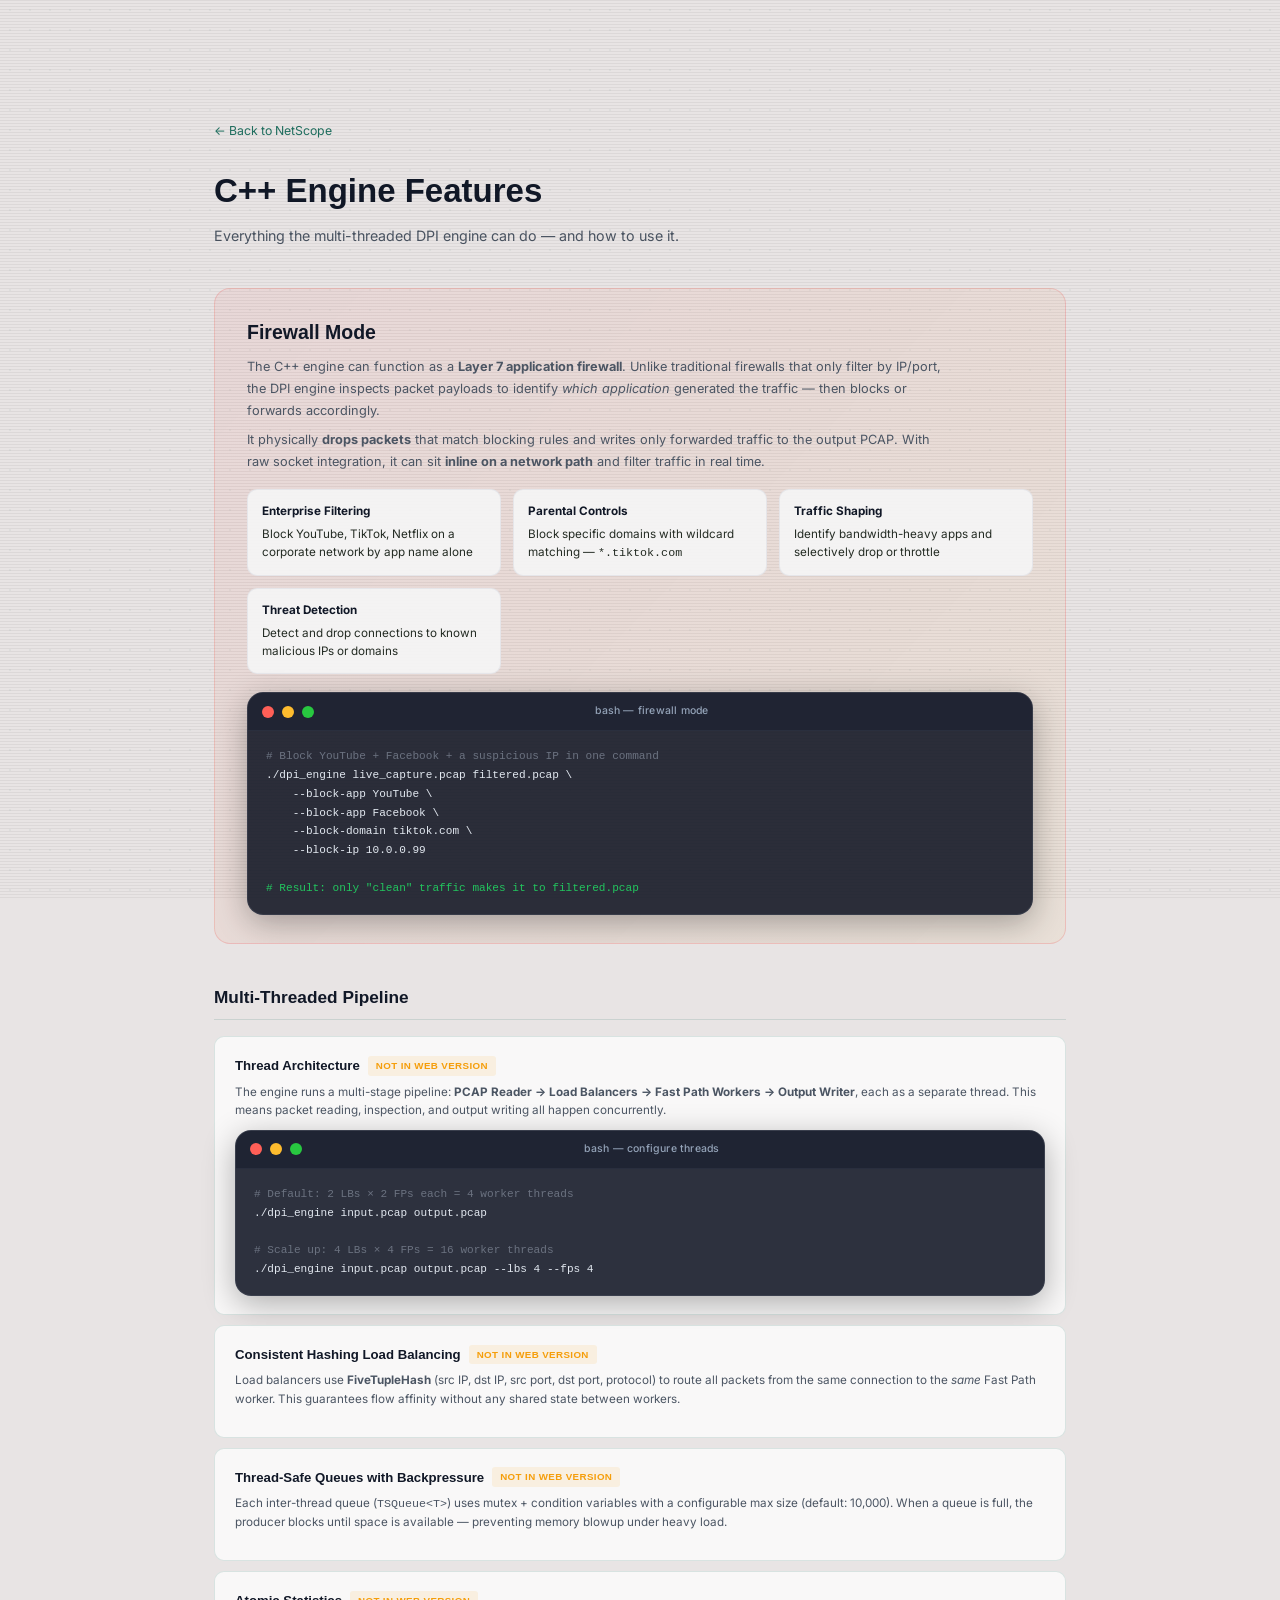
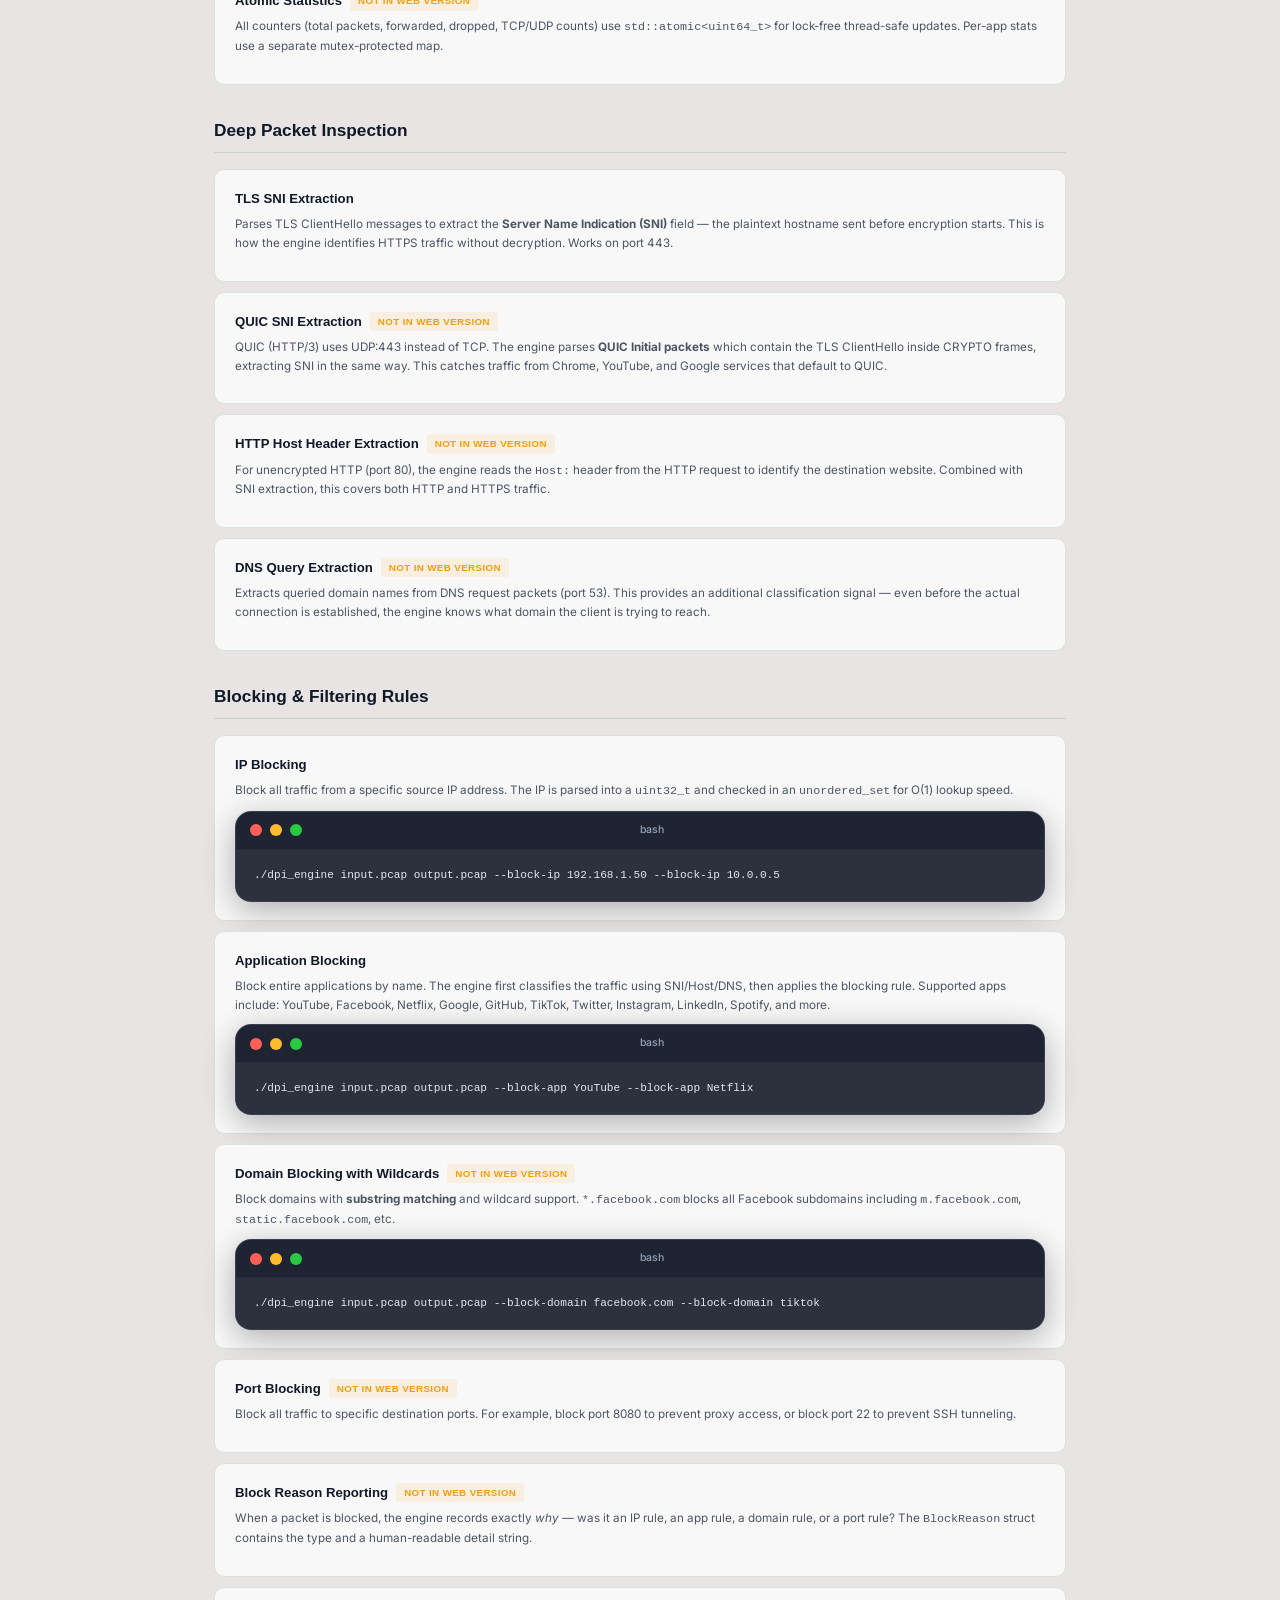
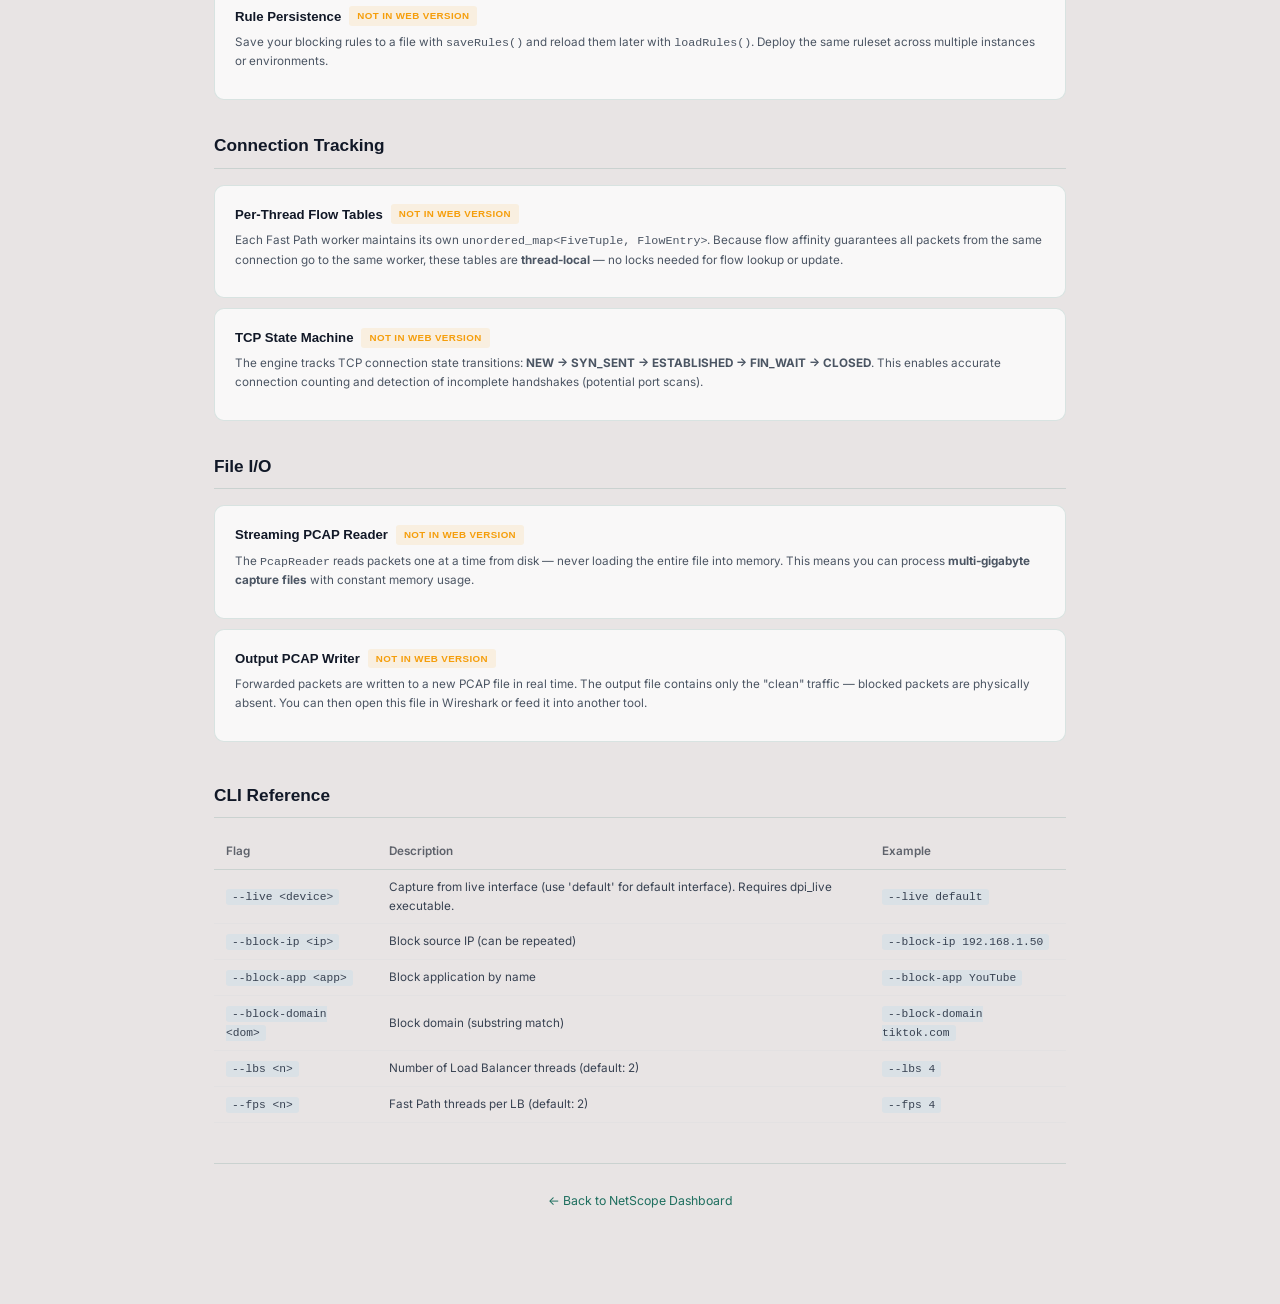
<file: cpp_features/index.html>
<!DOCTYPE html>
<html lang="en">

<head>
    <meta charset="UTF-8">
    <meta name="viewport" content="width=device-width, initial-scale=1.0">
    <title>NetScope — C++ Engine Features</title>
    <meta name="description" content="Full documentation of the NetScope C++ DPI Engine capabilities — multi-threaded inspection, firewall mode, QUIC parsing, and more.">
    <link rel="preconnect" href="https://fonts.googleapis.com">
    <link href="https://fonts.googleapis.com/css2?family=Inter:wght@400;500;600;700;800;900&display=swap" rel="stylesheet">
    <link rel="stylesheet" href="../style.css">
    <style>
        /* Page-specific styles */
        .cpp-page {
            max-width: 900px;
            margin: 0 auto;
            padding: 60px 24px 80px;
        }

        .cpp-page h1 {
            font-size: 2.2rem;
            font-weight: 800;
            margin-bottom: 8px;
        }

        .cpp-page .page-sub {
            color: var(--text-2);
            font-size: 0.95rem;
            margin-bottom: 40px;
        }

        .back-link {
            display: inline-flex;
            align-items: center;
            gap: 6px;
            color: var(--accent);
            font-size: 0.82rem;
            text-decoration: none;
            margin-bottom: 24px;
            transition: color 0.2s;
        }

        .back-link:hover { color: var(--text-0); }

        /* Firewall Banner */
        .firewall-banner {
            background: linear-gradient(135deg, rgba(239,68,68,0.08), rgba(245,158,11,0.06));
            border: 1px solid rgba(239, 68, 68, 0.2);
            border-radius: var(--radius-md);
            padding: 28px 32px;
            margin-bottom: 40px;
            position: relative;
            overflow: hidden;
        }

        .firewall-banner::before {
            content: '';
            position: absolute;
            right: 24px;
            top: 50%;
            transform: translateY(-50%);
            font-size: 4rem;
            opacity: 0.12;
        }

        .firewall-banner h2 {
            font-size: 1.3rem;
            font-weight: 700;
            color: var(--text-0);
            margin-bottom: 8px;
        }

        .firewall-banner .fire-tag {
            display: inline-block;
            background: rgba(239, 68, 68, 0.15);
            color: #ef4444;
            padding: 2px 10px;
            border-radius: 4px;
            font-size: 0.7rem;
            font-weight: 700;
            letter-spacing: 0.06em;
            margin-left: 8px;
            vertical-align: middle;
        }

        .firewall-banner p {
            color: var(--text-2);
            font-size: 0.85rem;
            line-height: 1.7;
            max-width: 700px;
        }

        .firewall-banner .fw-use-cases {
            display: grid;
            grid-template-columns: repeat(auto-fit, minmax(200px, 1fr));
            gap: 12px;
            margin-top: 16px;
        }

        .fw-use-case {
            background: rgba(245, 245, 245, 0.9);
            border: 1px solid rgba(148, 163, 184, 0.15);
            border-radius: var(--radius-sm);
            padding: 12px 14px;
            font-size: 0.78rem;
        }

        .fw-use-case strong {
            color: var(--text-0);
            display: block;
            margin-bottom: 4px;
        }

        .fw-use-case span {
            color: #232b23;
        }

        /* Feature cards */
        .feature-section {
            margin-bottom: 32px;
        }

        .feature-section h2 {
            font-size: 1.15rem;
            font-weight: 700;
            color: var(--text-0);
            margin-bottom: 16px;
            padding-bottom: 8px;
            border-bottom: 1px solid var(--surface-border);
        }

        .feature-card {
            background: var(--surface);
            border: 1px solid var(--surface-border);
            border-radius: var(--radius-sm);
            padding: 18px 20px;
            margin-bottom: 10px;
            transition: border-color 0.2s;
        }

        .feature-card:hover {
            border-color: rgba(148, 163, 184, 0.2);
        }

        .feature-card h3 {
            font-size: 0.88rem;
            font-weight: 700;
            color: var(--text-0);
            margin-bottom: 6px;
            display: flex;
            align-items: center;
            gap: 8px;
        }

        .feature-card h3 .feat-icon {
            font-size: 1.1rem;
        }

        .feature-card p {
            color: var(--text-2);
            font-size: 0.78rem;
            line-height: 1.6;
            margin-bottom: 10px;
        }

        .feature-card .not-in-web {
            display: inline-block;
            background: rgba(245, 158, 11, 0.1);
            color: #f59e0b;
            padding: 2px 8px;
            border-radius: 3px;
            font-size: 0.65rem;
            font-weight: 600;
            letter-spacing: 0.04em;
        }

        /* CLI ref */
        .cli-ref {
            margin-top: 40px;
        }

        .cli-ref h2 {
            font-size: 1.15rem;
            font-weight: 700;
            margin-bottom: 16px;
            padding-bottom: 8px;
            border-bottom: 1px solid var(--surface-border);
        }

        .cli-table {
            width: 100%;
            border-collapse: collapse;
            font-size: 0.78rem;
        }

        .cli-table th {
            text-align: left;
            color: var(--text-3);
            font-weight: 600;
            padding: 8px 12px;
            border-bottom: 1px solid var(--surface-border);
        }

        .cli-table td {
            padding: 8px 12px;
            border-bottom: 1px solid rgba(148,163,184,0.06);
            color: var(--text-1);
        }

        .cli-table code {
            background: rgba(56,189,248,0.08);
            padding: 2px 6px;
            border-radius: 3px;
            font-size: 0.75rem;
        }

        .cli-table tr:hover td {
            background: rgba(220, 220, 220, 0.3);
        }
    </style>
</head>

<body>
    <div class="cpp-page">
        <a href="../" class="back-link">← Back to NetScope</a>

        <h1>C++ Engine Features</h1>
        <p class="page-sub">Everything the multi-threaded DPI engine can do — and how to use it.</p>

        <!-- ── Firewall Banner ── -->
        <div class="firewall-banner">
            <h2>Firewall Mode</h2>
            <p>The C++ engine can function as a <strong>Layer 7 application firewall</strong>. Unlike traditional
                firewalls that only filter by IP/port, the DPI engine inspects packet payloads to identify
                <em>which application</em> generated the traffic — then blocks or forwards accordingly.</p>
            <p style="margin-top:8px;">It physically <strong>drops packets</strong> that match blocking rules
                and writes only forwarded traffic to the output PCAP. With raw socket integration,
                it can sit <strong>inline on a network path</strong> and filter traffic in real time.</p>

            <div class="fw-use-cases">
                <div class="fw-use-case">
                    <strong>Enterprise Filtering</strong>
                    <span>Block YouTube, TikTok, Netflix on a corporate network by app name alone</span>
                </div>
                <div class="fw-use-case">
                    <strong>Parental Controls</strong>
                    <span>Block specific domains with wildcard matching — <code>*.tiktok.com</code></span>
                </div>
                <div class="fw-use-case">
                    <strong>Traffic Shaping</strong>
                    <span>Identify bandwidth-heavy apps and selectively drop or throttle</span>
                </div>
                <div class="fw-use-case">
                    <strong>Threat Detection</strong>
                    <span>Detect and drop connections to known malicious IPs or domains</span>
                </div>
            </div>

            <div style="margin-top: 18px;">
                <div class="terminal-window">
                    <div class="terminal-bar">
                        <span class="terminal-dot dot-red"></span>
                        <span class="terminal-dot dot-yellow"></span>
                        <span class="terminal-dot dot-green"></span>
                        <span class="terminal-title">bash — firewall mode</span>
                    </div>
                    <pre class="code-block"><span style="color:#6b7280;"># Block YouTube + Facebook + a suspicious IP in one command</span>
./dpi_engine live_capture.pcap filtered.pcap \
    --block-app YouTube \
    --block-app Facebook \
    --block-domain tiktok.com \
    --block-ip 10.0.0.99

<span style="color:#22c55e;"># Result: only "clean" traffic makes it to filtered.pcap</span></pre>
                </div>
            </div>
        </div>

        <!-- ── Multi-Threading ── -->
        <div class="feature-section">
            <h2>Multi-Threaded Pipeline</h2>

            <div class="feature-card">
                <h3>Thread Architecture
                    <span class="not-in-web">NOT IN WEB VERSION</span></h3>
                <p>The engine runs a multi-stage pipeline: <strong>PCAP Reader → Load Balancers → Fast Path Workers → Output Writer</strong>,
                    each as a separate thread. This means packet reading, inspection, and output writing all happen concurrently.</p>
                <div class="terminal-window">
                    <div class="terminal-bar">
                        <span class="terminal-dot dot-red"></span>
                        <span class="terminal-dot dot-yellow"></span>
                        <span class="terminal-dot dot-green"></span>
                        <span class="terminal-title">bash — configure threads</span>
                    </div>
                    <pre class="code-block"><span style="color:#6b7280;"># Default: 2 LBs × 2 FPs each = 4 worker threads</span>
./dpi_engine input.pcap output.pcap

<span style="color:#6b7280;"># Scale up: 4 LBs × 4 FPs = 16 worker threads</span>
./dpi_engine input.pcap output.pcap --lbs 4 --fps 4</pre>
                </div>
            </div>

            <div class="feature-card">
                <h3>Consistent Hashing Load Balancing
                    <span class="not-in-web">NOT IN WEB VERSION</span></h3>
                <p>Load balancers use <strong>FiveTupleHash</strong> (src IP, dst IP, src port, dst port, protocol) to route
                    all packets from the same connection to the <em>same</em> Fast Path worker. This guarantees
                    flow affinity without any shared state between workers.</p>
            </div>

            <div class="feature-card">
                <h3>Thread-Safe Queues with Backpressure
                    <span class="not-in-web">NOT IN WEB VERSION</span></h3>
                <p>Each inter-thread queue (<code>TSQueue&lt;T&gt;</code>) uses mutex + condition variables with a
                    configurable max size (default: 10,000). When a queue is full, the producer blocks until space
                    is available — preventing memory blowup under heavy load.</p>
            </div>

            <div class="feature-card">
                <h3>Atomic Statistics
                    <span class="not-in-web">NOT IN WEB VERSION</span></h3>
                <p>All counters (total packets, forwarded, dropped, TCP/UDP counts) use <code>std::atomic&lt;uint64_t&gt;</code>
                    for lock-free thread-safe updates. Per-app stats use a separate mutex-protected map.</p>
            </div>
        </div>

        <!-- ── Deep Packet Inspection ── -->
        <div class="feature-section">
            <h2>Deep Packet Inspection</h2>

            <div class="feature-card">
                <h3>TLS SNI Extraction</h3>
                <p>Parses TLS ClientHello messages to extract the <strong>Server Name Indication (SNI)</strong> field — the
                    plaintext hostname sent before encryption starts. This is how the engine identifies HTTPS traffic
                    without decryption. Works on port 443.</p>
            </div>

            <div class="feature-card">
                <h3>QUIC SNI Extraction
                    <span class="not-in-web">NOT IN WEB VERSION</span></h3>
                <p>QUIC (HTTP/3) uses UDP:443 instead of TCP. The engine parses <strong>QUIC Initial packets</strong>
                    which contain the TLS ClientHello inside CRYPTO frames, extracting SNI in the same way.
                    This catches traffic from Chrome, YouTube, and Google services that default to QUIC.</p>
            </div>

            <div class="feature-card">
                <h3>HTTP Host Header Extraction
                    <span class="not-in-web">NOT IN WEB VERSION</span></h3>
                <p>For unencrypted HTTP (port 80), the engine reads the <code>Host:</code> header from the HTTP request
                    to identify the destination website. Combined with SNI extraction, this covers both HTTP and HTTPS traffic.</p>
            </div>

            <div class="feature-card">
                <h3>DNS Query Extraction
                    <span class="not-in-web">NOT IN WEB VERSION</span></h3>
                <p>Extracts queried domain names from DNS request packets (port 53). This provides an additional
                    classification signal — even before the actual connection is established, the engine knows
                    what domain the client is trying to reach.</p>
            </div>
        </div>

        <!-- ── Blocking & Filtering ── -->
        <div class="feature-section">
            <h2>Blocking & Filtering Rules</h2>

            <div class="feature-card">
                <h3>IP Blocking</h3>
                <p>Block all traffic from a specific source IP address. The IP is parsed into a <code>uint32_t</code>
                    and checked in an <code>unordered_set</code> for O(1) lookup speed.</p>
                <div class="terminal-window">
                    <div class="terminal-bar">
                        <span class="terminal-dot dot-red"></span>
                        <span class="terminal-dot dot-yellow"></span>
                        <span class="terminal-dot dot-green"></span>
                        <span class="terminal-title">bash</span>
                    </div>
                    <pre class="code-block">./dpi_engine input.pcap output.pcap --block-ip 192.168.1.50 --block-ip 10.0.0.5</pre>
                </div>
            </div>

            <div class="feature-card">
                <h3>Application Blocking</h3>
                <p>Block entire applications by name. The engine first classifies the traffic using SNI/Host/DNS,
                    then applies the blocking rule. Supported apps include: YouTube, Facebook, Netflix, Google, GitHub,
                    TikTok, Twitter, Instagram, LinkedIn, Spotify, and more.</p>
                <div class="terminal-window">
                    <div class="terminal-bar">
                        <span class="terminal-dot dot-red"></span>
                        <span class="terminal-dot dot-yellow"></span>
                        <span class="terminal-dot dot-green"></span>
                        <span class="terminal-title">bash</span>
                    </div>
                    <pre class="code-block">./dpi_engine input.pcap output.pcap --block-app YouTube --block-app Netflix</pre>
                </div>
            </div>

            <div class="feature-card">
                <h3>Domain Blocking with Wildcards
                    <span class="not-in-web">NOT IN WEB VERSION</span></h3>
                <p>Block domains with <strong>substring matching</strong> and wildcard support.
                    <code>*.facebook.com</code> blocks all Facebook subdomains including
                    <code>m.facebook.com</code>, <code>static.facebook.com</code>, etc.</p>
                <div class="terminal-window">
                    <div class="terminal-bar">
                        <span class="terminal-dot dot-red"></span>
                        <span class="terminal-dot dot-yellow"></span>
                        <span class="terminal-dot dot-green"></span>
                        <span class="terminal-title">bash</span>
                    </div>
                    <pre class="code-block">./dpi_engine input.pcap output.pcap --block-domain facebook.com --block-domain tiktok</pre>
                </div>
            </div>

            <div class="feature-card">
                <h3>Port Blocking
                    <span class="not-in-web">NOT IN WEB VERSION</span></h3>
                <p>Block all traffic to specific destination ports. For example, block port 8080 to prevent proxy access,
                    or block port 22 to prevent SSH tunneling.</p>
            </div>

            <div class="feature-card">
                <h3>Block Reason Reporting
                    <span class="not-in-web">NOT IN WEB VERSION</span></h3>
                <p>When a packet is blocked, the engine records exactly <em>why</em> — was it an IP rule, an app rule,
                    a domain rule, or a port rule? The <code>BlockReason</code> struct contains the type and a human-readable
                    detail string.</p>
            </div>

            <div class="feature-card">
                <h3>Rule Persistence
                    <span class="not-in-web">NOT IN WEB VERSION</span></h3>
                <p>Save your blocking rules to a file with <code>saveRules()</code> and reload them later with
                    <code>loadRules()</code>. Deploy the same ruleset across multiple instances or environments.</p>
            </div>
        </div>

        <!-- ── Connection Tracking ── -->
        <div class="feature-section">
            <h2>Connection Tracking</h2>

            <div class="feature-card">
                <h3>Per-Thread Flow Tables
                    <span class="not-in-web">NOT IN WEB VERSION</span></h3>
                <p>Each Fast Path worker maintains its own <code>unordered_map&lt;FiveTuple, FlowEntry&gt;</code>.
                    Because flow affinity guarantees all packets from the same connection go to the same worker,
                    these tables are <strong>thread-local</strong> — no locks needed for flow lookup or update.</p>
            </div>

            <div class="feature-card">
                <h3>TCP State Machine
                    <span class="not-in-web">NOT IN WEB VERSION</span></h3>
                <p>The engine tracks TCP connection state transitions: <strong>NEW → SYN_SENT → ESTABLISHED → FIN_WAIT → CLOSED</strong>.
                    This enables accurate connection counting and detection of incomplete handshakes (potential port scans).</p>
            </div>
        </div>

        <!-- ── I/O ── -->
        <div class="feature-section">
            <h2>File I/O</h2>

            <div class="feature-card">
                <h3>Streaming PCAP Reader
                    <span class="not-in-web">NOT IN WEB VERSION</span></h3>
                <p>The <code>PcapReader</code> reads packets one at a time from disk — never loading the entire file
                    into memory. This means you can process <strong>multi-gigabyte capture files</strong> with constant
                    memory usage.</p>
            </div>

            <div class="feature-card">
                <h3>Output PCAP Writer
                    <span class="not-in-web">NOT IN WEB VERSION</span></h3>
                <p>Forwarded packets are written to a new PCAP file in real time. The output file contains only the
                    "clean" traffic — blocked packets are physically absent. You can then open this file in
                    Wireshark or feed it into another tool.</p>
            </div>
        </div>

        <!-- ── CLI Reference ── -->
        <div class="cli-ref">
            <h2>CLI Reference</h2>
            <table class="cli-table">
                <thead>
                    <tr>
                        <th>Flag</th>
                        <th>Description</th>
                        <th>Example</th>
                    </tr>
                </thead>
                <tbody>
                    <tr>
                        <td><code>--live &lt;device&gt;</code></td>
                        <td>Capture from live interface (use 'default' for default interface). Requires dpi_live executable.</td>
                        <td><code>--live default</code></td>
                    </tr>
                    <tr>
                        <td><code>--block-ip &lt;ip&gt;</code></td>
                        <td>Block source IP (can be repeated)</td>
                        <td><code>--block-ip 192.168.1.50</code></td>
                    </tr>
                    <tr>
                        <td><code>--block-app &lt;app&gt;</code></td>
                        <td>Block application by name</td>
                        <td><code>--block-app YouTube</code></td>
                    </tr>
                    <tr>
                        <td><code>--block-domain &lt;dom&gt;</code></td>
                        <td>Block domain (substring match)</td>
                        <td><code>--block-domain tiktok.com</code></td>
                    </tr>
                    <tr>
                        <td><code>--lbs &lt;n&gt;</code></td>
                        <td>Number of Load Balancer threads (default: 2)</td>
                        <td><code>--lbs 4</code></td>
                    </tr>
                    <tr>
                        <td><code>--fps &lt;n&gt;</code></td>
                        <td>Fast Path threads per LB (default: 2)</td>
                        <td><code>--fps 4</code></td>
                    </tr>
                </tbody>
            </table>
        </div>

        <div style="margin-top:40px;padding-top:24px;border-top:1px solid var(--surface-border);text-align:center;">
            <a href="../" class="back-link">← Back to NetScope Dashboard</a>
        </div>
    </div>
</body>

</html>
</file>
<file: style.css>
/* ═══════════════════════════════════════════════════════════════════════════
   DPI Dashboard — Premium Dark Theme
   ═══════════════════════════════════════════════════════════════════════════ */

/* ─── Design Tokens ───────────────────────────────────────────────────────── */

:root {
    /* Background layers - Cyberpunk Industrial */
    --bg-0: #e8e4e4;
    --bg-1: #F5F5F5;
    --bg-2: #E8E8E8;
    --bg-3: #D1D5DB;

    /* Surface (glassmorphism) - More frosted, sharper borders */
    --surface: rgba(255, 255, 255, 0.75);
    --surface-hover: rgba(255, 255, 255, 0.95);
    --surface-border: rgba(31, 111, 95, 0.15);
    --surface-glow: rgba(31, 111, 95, 0.1);

    /* Text */
    --text-0: #111827;
    --text-1: #374151;
    --text-2: #4B5563;
    --text-3: #5e626b;

    /* Accents - Cyberpunk/Neon vibes */
    --accent: #1F6F5F;
    --accent-dim: #2FA084;
    --accent-glow: rgba(31, 111, 95, 0.35);
    --accent-sec: #6FCF97;
    --success: #10b981;
    --danger: #f43f5e;
    --warning: #f59e0b;

    /* Gradients */
    --brand-grad: linear-gradient(135deg, var(--accent), var(--accent-sec));

    /* Radius & Spacing */
    --radius-sm: 10px;
    --radius-md: 16px;
    --radius-lg: 24px;

    /* Transitions */
    --ease: cubic-bezier(0.16, 1, 0.3, 1);
}

/* ─── Reset & Base ────────────────────────────────────────────────────────── */

*,
*::before,
*::after {
    box-sizing: border-box;
    margin: 0;
    padding: 0;
}

html {
    font-size: 15px;
    scroll-behavior: smooth;
}

body {
    font-family: 'Inter', -apple-system, BlinkMacSystemFont, sans-serif;
    background: var(--bg-0);
    color: var(--text-1);
    line-height: 1.6;
    min-height: 100vh;
    overflow-x: hidden;
}

body::before {
    content: '';
    position: fixed;
    inset: 0;
    background-image: 
        radial-gradient(rgba(31, 111, 95, 0.05) 1px, transparent 1px),
        linear-gradient(rgba(0, 0, 0, 0.05) 1px, transparent 1px);
    background-size: 20px 20px, 100% 3px;
    pointer-events: none;
    z-index: 0;
}

/* ─── Typography ──────────────────────────────────────────────────────────── */

h1,
h2,
h3,
h4 {
    font-family: 'Syne', sans-serif;
    color: var(--text-0);
    font-weight: 700;
}

.gradient-text {
    color: var(--accent);
    text-shadow: 0 0 20px rgba(31, 111, 95, 0.4);
}

@keyframes gradientShift {
    0% { background-position: 0% 50%; }
    50% { background-position: 100% 50%; }
    100% { background-position: 0% 50%; }
}

/* ─── Layout ──────────────────────────────────────────────────────────────── */

.app-container {
    position: relative;
    z-index: 1;
    max-width: 1440px;
    margin: 0 auto;
    padding: 24px 28px 60px;
}

@media (max-width: 768px) {
    .app-container {
        padding: 16px 14px 40px;
    }
}

/* ─── Sticky Navbar ───────────────────────────────────────────────────────── */

.navbar {
    position: fixed;
    top: 0;
    left: 0;
    right: 0;
    z-index: 1000;
    height: 58px;
    background: rgba(238, 238, 238, 0.6);
    backdrop-filter: blur(18px);
    -webkit-backdrop-filter: blur(18px);
    border-bottom: 1px solid transparent;
    transition: background 0.3s var(--ease), border-color 0.3s var(--ease), box-shadow 0.3s var(--ease);
}

.navbar.scrolled {
    background: rgba(238, 238, 238, 0.88);
    border-bottom-color: var(--surface-border);
    box-shadow: 0 4px 24px rgba(0, 0, 0, 0.4);
}

.navbar-inner {
    max-width: 1440px;
    margin: 0 auto;
    padding: 0 28px;
    height: 100%;
    display: flex;
    align-items: center;
    gap: 32px;
}

/* Brand */
.navbar-brand {
    font-family: 'JetBrains Mono', monospace;
    font-size: 1.1rem;
    font-weight: 700;
    color: var(--text-0);
    text-decoration: none;
    letter-spacing: -0.04em;
    text-transform: uppercase;
    flex-shrink: 0;
}

.navbar-brand-dot {
    color: var(--accent);
    text-shadow: 0 0 10px var(--accent-glow);
}

/* Links */
.navbar-links {
    display: flex;
    align-items: center;
    gap: 4px;
    list-style: none;
    margin: 0;
    padding: 0;
    margin-left: auto;
}

.navbar-links .nav-link {
    display: inline-block;
    padding: 6px 12px;
    font-size: 0.82rem;
    font-weight: 500;
    color: var(--text-2);
    text-decoration: none;
    border-radius: var(--radius-sm);
    transition: color 0.2s, background 0.2s;
    white-space: nowrap;
}

.navbar-links .nav-link:hover {
    color: var(--text-0);
    background: rgba(255, 255, 255, 0.06);
}

.navbar-links .nav-link.active {
    color: var(--accent);
    background: rgba(31, 111, 95, 0.08);
}

/* GitHub link accent */
.navbar-links .nav-github {
    color: var(--text-1);
    border: 1px solid var(--surface-border);
    padding: 5px 14px;
    margin-left: 8px;
}

.navbar-links .nav-github:hover {
    border-color: var(--accent);
    color: var(--accent);
    background: rgba(31, 111, 95, 0.06);
}

/* Hamburger toggle */
.navbar-toggle {
    display: none;
    flex-direction: column;
    gap: 5px;
    background: none;
    border: none;
    cursor: pointer;
    padding: 6px;
    margin-left: auto;
}

.navbar-toggle span {
    display: block;
    width: 22px;
    height: 2px;
    background: var(--text-2);
    border-radius: 2px;
    transition: all 0.25s var(--ease);
    transform-origin: center;
}

.navbar-toggle.open span:nth-child(1) { transform: translateY(7px) rotate(45deg); }
.navbar-toggle.open span:nth-child(2) { opacity: 0; transform: scaleX(0); }
.navbar-toggle.open span:nth-child(3) { transform: translateY(-7px) rotate(-45deg); }

/* Push content below fixed navbar */
body {
    padding-top: 58px;
}

/* Mobile navbar */
@media (max-width: 768px) {
    .navbar-toggle {
        display: flex;
    }

    .navbar-links {
        display: none;
        position: absolute;
        top: 58px;
        left: 0;
        right: 0;
        flex-direction: column;
        align-items: stretch;
        gap: 0;
        padding: 8px 16px 16px;
        background: rgba(238, 238, 238, 0.97);
        border-bottom: 1px solid var(--surface-border);
        backdrop-filter: blur(18px);
    }

    .navbar-links.open {
        display: flex;
    }

    .navbar-links .nav-link {
        padding: 10px 12px;
        font-size: 0.9rem;
        border-radius: 6px;
    }

    .navbar-links .nav-github {
        margin-left: 0;
        margin-top: 8px;
        text-align: center;
    }

    .navbar-inner {
        padding: 0 16px;
    }
}

/* ─── Header ──────────────────────────────────────────────────────────────── */

.header {
    display: flex;
    align-items: center;
    justify-content: space-between;
    padding: 20px 0 28px;
    border-bottom: 1px solid var(--surface-border);
    margin-bottom: 28px;
}

.header-left {
    display: flex;
    align-items: center;
    gap: 16px;
}

.logo-icon {
    width: 46px;
    height: 46px;
    border-radius: var(--radius-sm);
    background: linear-gradient(135deg, var(--accent), var(--accent-sec));
    display: grid;
    place-items: center;
    font-size: 22px;
    box-shadow: 0 0 20px var(--accent-glow);
}

.header h1 {
    font-size: 1.6rem;
    letter-spacing: -0.03em;
}

.header .subtitle {
    font-size: 0.82rem;
    color: var(--text-3);
    margin-top: 2px;
}

.header-right {
    display: flex;
    align-items: center;
    gap: 12px;
}

@media (max-width: 600px) {
    .header {
        flex-direction: column;
        align-items: flex-start;
        gap: 16px;
    }
    .header-right {
        width: 100%;
        flex-wrap: wrap;
    }
}

/* ─── Buttons ─────────────────────────────────────────────────────────────── */

.btn {
    display: inline-flex;
    align-items: center;
    gap: 8px;
    padding: 10px 20px;
    border-radius: var(--radius-sm);
    border: 1px solid rgba(31, 111, 95, 0.1);
    background: rgba(245, 245, 245, 0.6);
    color: var(--text-0);
    font-family: 'Outfit', sans-serif;
    font-size: 0.88rem;
    font-weight: 600;
    cursor: pointer;
    transition: all 0.3s var(--ease);
    backdrop-filter: blur(12px);
    box-shadow: inset 0 1px 0 rgba(31, 111, 95, 0.08);
}

.btn:hover {
    background: rgba(224, 224, 224, 0.8);
    border-color: var(--accent);
    box-shadow: 0 0 15px var(--accent-glow), inset 0 0 10px rgba(31, 111, 95, 0.1);
    transform: translateY(-2px);
}

.btn-primary {
    background: var(--accent);
    border: none;
    color: #ffffff; /* Dark color for contrast against cyan background */
    box-shadow: 0 4px 15px rgba(31, 111, 95, 0.2);
    transition: all 0.3s var(--ease);
    font-weight: 700;
}

.btn-primary:hover {
    background: #30681f;
    box-shadow: 0 8px 25px rgba(31, 111, 95, 0.4);
    transform: translateY(-2px);
}

.btn-danger {
    border-color: rgba(239, 68, 68, 0.3);
    color: var(--danger);
}

.btn-danger:hover {
    background: rgba(239, 68, 68, 0.12);
    border-color: var(--danger);
}

.btn-sm {
    padding: 5px 11px;
    font-size: 0.75rem;
}

/* ─── Drop Zone ───────────────────────────────────────────────────────────── */

.drop-zone {
    position: relative;
    border: 2px dashed var(--surface-border);
    border-radius: var(--radius-lg);
    background: var(--surface);
    backdrop-filter: blur(16px);
    padding: 56px 40px;
    text-align: center;
    transition: all 0.35s var(--ease);
    cursor: pointer;
    margin-bottom: 28px;
}

@media (max-width: 480px) {
    .drop-zone {
        padding: 32px 20px;
    }
    .drop-zone .icon {
        font-size: 2.5rem;
    }
}

.drop-zone:hover,
.drop-zone.drag-over {
    border-color: var(--accent);
    background: rgba(31, 111, 95, 0.08);
    box-shadow: 0 0 30px var(--accent-glow), inset 0 0 20px rgba(31, 111, 95, 0.05);
}

.drop-zone.drag-over {
    transform: scale(1.02);
}

.drop-zone .icon {
    font-size: 3rem;
    margin-bottom: 14px;
    display: block;
    opacity: 0.7;
}

.drop-zone h2 {
    font-size: 1.25rem;
    margin-bottom: 6px;
}

.drop-zone p {
    color: var(--text-3);
    font-size: 0.85rem;
}

.drop-zone input[type="file"] {
    position: absolute;
    inset: 0;
    opacity: 0;
    cursor: pointer;
}

/* ─── Error Banner ────────────────────────────────────────────────────────── */

.error-banner {
    background: rgba(239, 68, 68, 0.1);
    border: 1px solid rgba(239, 68, 68, 0.3);
    border-radius: var(--radius-md);
    padding: 16px 22px;
    margin-bottom: 24px;
    display: none;
    align-items: flex-start;
    gap: 12px;
    animation: slideDown 0.3s var(--ease);
}

.error-banner.visible {
    display: flex;
}

.error-banner .icon {
    font-size: 1.3rem;
    flex-shrink: 0;
    margin-top: 2px;
}

.error-banner .message {
    color: var(--danger);
    font-size: 0.88rem;
    white-space: pre-line;
}

.error-banner .close-btn {
    margin-left: auto;
    background: none;
    border: none;
    color: var(--text-3);
    cursor: pointer;
    font-size: 1.1rem;
}

/* ─── Stats Cards ─────────────────────────────────────────────────────────── */

.stats-grid {
    display: grid;
    grid-template-columns: repeat(auto-fit, minmax(180px, 1fr));
    gap: 16px;
    margin-bottom: 24px;
}

@media (max-width: 640px) {
    .stats-grid {
        grid-template-columns: repeat(2, 1fr);
    }
}

@media (max-width: 400px) {
    .stats-grid {
        grid-template-columns: 1fr;
    }
}

.stat-card {
    background: linear-gradient(145deg, rgba(255, 255, 255, 0.8), rgba(245, 245, 245, 0.9));
    backdrop-filter: blur(20px);
    border: 1px solid var(--surface-border);
    border-radius: var(--radius-md);
    padding: 24px;
    transition: all 0.4s var(--ease);
    position: relative;
    overflow: hidden;
    box-shadow: 0 4px 20px rgba(0,0,0,0.15);
    min-width: 0;
}

.stat-card::before {
    content: '';
    position: absolute;
    top: 0;
    left: 0;
    right: 0;
    height: 4px;
    background: linear-gradient(90deg, var(--card-accent, var(--accent)), transparent);
    opacity: 0.9;
}

.stat-card:hover {
    border-color: rgba(31, 111, 95, 0.15);
    background: linear-gradient(145deg, rgba(224, 224, 224, 0.8), rgba(245, 245, 245, 0.9));
    transform: translateY(-4px) scale(1.02);
    box-shadow: 0 12px 35px rgba(0, 0, 0, 0.3);
}

.stat-card .label {
    font-family: 'Outfit', sans-serif;
    font-size: 0.75rem;
    text-transform: uppercase;
    letter-spacing: 0.1em;
    color: var(--text-2);
    margin-bottom: 8px;
    font-weight: 600;
}

.stat-card .value {
    font-family: 'Outfit', sans-serif;
    font-size: 2.2rem;
    font-weight: 800;
    color: var(--text-0);
    font-variant-numeric: tabular-nums;
    text-shadow: 0 0 20px rgba(31, 111, 95, 0.1);
    margin: 4px 0;
}

.stat-card .sub {
    font-size: 0.78rem;
    color: var(--text-3);
    margin-top: 4px;
}

/* ─── Dashboard Grid ──────────────────────────────────────────────────────── */

.dashboard-grid {
    display: grid;
    grid-template-columns: 1fr 1fr;
    gap: 20px;
    margin-bottom: 24px;
}

@media (max-width: 1024px) {
    .dashboard-grid {
        grid-template-columns: 1fr;
    }
}

.panel {
    background: linear-gradient(180deg, rgba(245, 245, 245, 0.6), rgba(209, 213, 219, 0.8));
    backdrop-filter: blur(24px);
    border: 1px solid var(--surface-border);
    border-radius: var(--radius-md);
    padding: 22px 24px;
    transition: all 0.3s var(--ease);
    box-shadow: inset 0 1px 0 rgba(255,255,255,0.05), 0 4px 20px rgba(0,0,0,0.2);
    min-width: 0;
}

.panel:hover {
    border-color: rgba(31, 111, 95, 0.25);
    box-shadow: inset 0 1px 0 rgba(255,255,255,0.05), 0 8px 30px rgba(31, 111, 95, 0.08);
}

.panel-header {
    display: flex;
    align-items: center;
    justify-content: space-between;
    margin-bottom: 18px;
}

.panel-title {
    font-size: 0.92rem;
    font-weight: 600;
    color: var(--text-0);
    display: flex;
    align-items: center;
    gap: 8px;
}

.panel-title .icon {
    font-size: 1.05rem;
}

.panel.full-width {
    grid-column: 1 / -1;
}

/* ─── Chart Containers ────────────────────────────────────────────────────── */

.chart-container {
    position: relative;
    width: 100%;
    height: 280px;
}

.chart-container.small {
    height: 220px;
}

.chart-container.tall {
    height: 340px;
}

/* ─── Tables ──────────────────────────────────────────────────────────────── */

.data-table-wrap {
    max-height: 400px;
    overflow-y: auto;
    overflow-x: auto;
    scrollbar-width: thin;
    scrollbar-color: var(--bg-3) transparent;
}

.data-table {
    width: 100%;
    border-collapse: collapse;
    font-size: 0.78rem;
}

.data-table th {
    text-align: left;
    padding: 12px 14px;
    font-weight: 700;
    font-family: 'Outfit', sans-serif;
    font-size: 0.75rem;
    text-transform: uppercase;
    letter-spacing: 0.08em;
    color: var(--text-2);
    border-bottom: 1px solid var(--surface-border);
    position: sticky;
    top: 0;
    background: rgba(245, 245, 245, 0.95);
    backdrop-filter: blur(12px);
    z-index: 1;
    box-shadow: 0 4px 10px rgba(0,0,0,0.1);
}

.data-table td {
    padding: 8px 12px;
    border-bottom: 1px solid rgba(148, 163, 184, 0.06);
    color: var(--text-1);
    font-variant-numeric: tabular-nums;
}

.data-table tbody tr {
    transition: background 0.15s;
}

.data-table tbody tr:hover {
    background: rgba(56, 189, 248, 0.04);
}

@media (max-width: 768px) {
    .data-table-wrap {
        margin: 0 -12px;
        padding: 0 12px;
        overflow-x: auto;
        -webkit-overflow-scrolling: touch;
    }
    .data-table {
        min-width: 600px;
    }
}

/* ─── App Tag ─────────────────────────────────────────────────────────────── */

.app-tag {
    display: inline-flex;
    align-items: center;
    gap: 5px;
    padding: 3px 10px;
    border-radius: 999px;
    font-size: 0.7rem;
    font-weight: 600;
    letter-spacing: 0.02em;
    white-space: nowrap;
}

.app-tag .dot {
    width: 7px;
    height: 7px;
    border-radius: 50%;
    flex-shrink: 0;
}

/* ─── Action Badges ───────────────────────────────────────────────────────── */

.badge {
    padding: 3px 10px;
    border-radius: 999px;
    font-size: 0.7rem;
    font-weight: 600;
}

.badge-forward {
    background: rgba(34, 197, 94, 0.12);
    color: var(--success);
}

.badge-blocked {
    background: rgba(239, 68, 68, 0.12);
    color: var(--danger);
}

/* ─── Payload Cell ────────────────────────────────────────────────────────── */

.payload-cell {
    display: flex;
    align-items: center;
    gap: 6px;
    max-width: 260px;
}

.payload-text {
    font-family: 'Courier New', Consolas, monospace;
    font-size: 0.68rem;
    line-height: 1.4;
    color: var(--text-2);
    background: rgba(245, 245, 245, 0.6);
    padding: 3px 8px;
    border-radius: 4px;
    max-width: 200px;
    max-height: 42px;
    overflow: hidden;
    text-overflow: ellipsis;
    white-space: nowrap;
    display: inline-block;
    cursor: default;
}

.payload-text:hover {
    max-height: 120px;
    white-space: pre-wrap;
    word-break: break-all;
    overflow-y: auto;
    position: relative;
    z-index: 2;
}

.payload-hex {
    color: var(--accent-sec);
    letter-spacing: 0.04em;
}

.payload-toggle {
    flex-shrink: 0;
    padding: 2px 7px;
    font-size: 0.6rem;
    font-weight: 700;
    border-radius: 4px;
    border: 1px solid var(--surface-border);
    background: var(--bg-2);
    color: var(--accent);
    cursor: pointer;
    transition: all 0.15s;
    white-space: nowrap;
}

.payload-toggle:hover {
    border-color: var(--accent);
    background: rgba(56, 189, 248, 0.08);
}

/* ─── Feed Controls & Filter ──────────────────────────────────────────────── */

.feed-controls {
    display: flex;
    align-items: center;
    gap: 10px;
}

.filter-select {
    padding: 5px 12px;
    border-radius: var(--radius-sm);
    border: 1px solid var(--surface-border);
    background: var(--bg-2);
    color: var(--text-1);
    font-size: 0.76rem;
    font-weight: 500;
    outline: none;
    cursor: pointer;
    transition: border-color 0.2s;
    appearance: none;
    -webkit-appearance: none;
    background-image: url("data:image/svg+xml,%3Csvg xmlns='http://www.w3.org/2000/svg' width='10' height='6'%3E%3Cpath d='M0 0l5 6 5-6z' fill='%2394a3b8'/%3E%3C/svg%3E");
    background-repeat: no-repeat;
    background-position: right 10px center;
    padding-right: 28px;
}

.filter-select:hover,
.filter-select:focus {
    border-color: var(--accent);
}

/* ─── Blocking Rules Panel ────────────────────────────────────────────────── */

.rules-section {
    margin-top: 24px;
}

.rule-input-group {
    display: flex;
    gap: 8px;
    margin-bottom: 14px;
}

.rule-input-group select,
.rule-input-group input {
    padding: 8px 14px;
    border-radius: var(--radius-sm);
    border: 1px solid var(--surface-border);
    background: var(--bg-2);
    color: var(--text-1);
    font-size: 0.82rem;
    outline: none;
    transition: border-color 0.2s;
}

.rule-input-group select:focus,
.rule-input-group input:focus {
    border-color: var(--accent);
}

.rule-input-group input {
    flex: 1;
}

.rule-chip {
    display: inline-flex;
    align-items: center;
    gap: 6px;
    padding: 5px 12px;
    border-radius: 999px;
    font-size: 0.75rem;
    font-weight: 500;
    margin: 3px 4px;
    background: rgba(239, 68, 68, 0.1);
    border: 1px solid rgba(239, 68, 68, 0.25);
    color: var(--danger);
}

.rule-chip .remove {
    cursor: pointer;
    opacity: 0.6;
    transition: opacity 0.15s;
}

.rule-chip .remove:hover {
    opacity: 1;
}

/* ─── Speed Control ───────────────────────────────────────────────────────── */

.speed-control {
    display: flex;
    align-items: center;
    gap: 10px;
    font-size: 0.8rem;
    color: var(--text-2);
}

.speed-control input[type="range"] {
    width: 100px;
    accent-color: var(--accent);
}

/* ─── Progress Bar ────────────────────────────────────────────────────────── */

.progress-bar {
    width: 100%;
    height: 4px;
    background: var(--bg-3);
    border-radius: 2px;
    overflow: hidden;
    margin-bottom: 20px;
    display: none;
}

.progress-bar.visible {
    display: block;
}

.progress-bar .fill {
    height: 100%;
    background: var(--accent);
    border-radius: 2px;
    transition: width 0.1s linear;
    box-shadow: 0 0 15px var(--accent-glow);
}

/* ─── Hidden State ────────────────────────────────────────────────────────── */

.dashboard-content {
    display: none;
}

.dashboard-content.visible {
    display: block;
}

/* ─── Empty State ─────────────────────────────────────────────────────────── */

.empty-state {
    text-align: center;
    padding: 40px 20px;
    color: var(--text-3);
    font-size: 0.85rem;
}

.empty-state .icon {
    font-size: 2rem;
    margin-bottom: 10px;
    display: block;
}

/* ─── Hero Section ────────────────────────────────────────────────────────── */

.hero {
    text-align: center;
    padding: 60px 20px 48px;
    border-bottom: 1px solid var(--surface-border);
    margin-bottom: 40px;
}

.hero-content {
    max-width: 720px;
    margin: 0 auto;
}

.hero-badges {
    display: flex;
    justify-content: center;
    gap: 8px;
    margin-bottom: 24px;
    flex-wrap: wrap;
}

.tech-badge {
    padding: 4px 14px;
    border-radius: 999px;
    font-size: 0.72rem;
    font-weight: 600;
    letter-spacing: 0.04em;
    background: rgba(56, 189, 248, 0.08);
    border: 1px solid rgba(56, 189, 248, 0.2);
    color: var(--accent);
}

.hero-title {
    font-size: 4.2rem;
    font-family: 'Outfit', sans-serif;
    font-weight: 900;
    letter-spacing: -0.02em;
    line-height: 1.1;
    margin-bottom: 16px;
    text-shadow: 0 0 40px rgba(31, 111, 95, 0.3);
}

@media (max-width: 768px) {
    .hero-title {
        font-size: 3rem;
    }
}

@media (max-width: 480px) {
    .hero-title {
        font-size: 2.2rem;
    }
}

.hero-tagline {
    font-size: 1.1rem;
    color: var(--text-2);
    font-weight: 500;
    margin-bottom: 16px;
}

.hero-description {
    color: var(--text-3);
    font-size: 0.9rem;
    line-height: 1.7;
    margin-bottom: 28px;
}

.hero-actions {
    display: flex;
    justify-content: center;
    gap: 12px;
    margin-bottom: 36px;
    flex-wrap: wrap;
}

.btn-lg {
    padding: 12px 24px;
    font-size: 0.9rem;
}

.hero-stats {
    display: flex;
    justify-content: center;
    gap: 36px;
    flex-wrap: wrap;
}

.hero-stat {
    display: flex;
    flex-direction: column;
    align-items: center;
}

.hero-stat-value {
    font-family: 'Outfit', sans-serif;
    font-size: 2rem;
    font-weight: 900;
    color: var(--text-0);
    font-variant-numeric: tabular-nums;
    text-shadow: 0 0 20px rgba(31, 111, 95, 0.1);
}

.hero-stat-label {
    font-size: 0.72rem;
    text-transform: uppercase;
    letter-spacing: 0.06em;
    color: var(--text-3);
    margin-top: 2px;
}

/* ─── Section Headers ─────────────────────────────────────────────────────── */

.section-header {
    text-align: center;
    margin-bottom: 36px;
}

.section-header h2 {
    font-size: 3rem;
    margin-bottom: 10px;
}

@media (max-width: 768px) {
    .section-header h2 {
        font-size: 2.2rem;
    }
}

.architecture-section .section-header h2 .gradient-text {
    color: var(--accent);
    text-shadow: none;
}

.section-subtitle {
    color: var(--text-2);
    font-size: 0.92rem;
    max-width: 640px;
    margin: 0 auto;
    line-height: 1.7;
}

/* ─── Architecture Section ────────────────────────────────────────────────── */

.architecture-section {
    padding: 48px 0;
    border-bottom: 1px solid var(--surface-border);
    margin-bottom: 40px;
}

/* Pipeline Diagram */
.arch-pipeline {
    display: flex;
    align-items: center;
    justify-content: center;
    gap: 16px;
    flex-wrap: wrap;
    padding: 10px 0;
    margin-bottom: 40px;
    background: transparent;
}

.arch-stage {
    display: flex;
    flex-direction: column;
    align-items: center;
    padding: 14px 20px;
    border-radius: var(--radius-sm);
    background: transparent;
    border: 1px dashed rgba(31, 111, 95, 0.15);
    transition: all 0.3s var(--ease);
    min-width: 120px;
}

.arch-stage:hover {
    border-color: var(--accent);
    transform: translateY(-2px);
    background: rgba(31, 111, 95, 0.05);
}

.arch-stage-icon {
    display: none;
}

.arch-stage-label {
    font-family: 'Outfit', sans-serif;
    font-size: 0.85rem;
    font-weight: 600;
    color: var(--text-0);
    text-align: center;
}

.arch-stage-threads {
    font-size: 0.66rem;
    color: var(--text-3);
    margin-top: 4px;
    text-transform: uppercase;
    letter-spacing: 0.05em;
}

.arch-arrow {
    color: rgba(31, 111, 95, 0.4);
    flex-shrink: 0;
    animation: flowPulse 2s ease-in-out infinite;
}

@media (max-width: 768px) {
    .arch-pipeline {
        flex-direction: column;
        gap: 8px;
    }
    .arch-arrow {
        transform: rotate(90deg);
        height: 32px;
    }
}

@keyframes flowPulse {
    0%, 100% { opacity: 0.3; filter: drop-shadow(0 0 2px transparent); }
    50% { opacity: 1; color: var(--accent); filter: drop-shadow(0 0 8px var(--accent)); }
}

/* Stage Detail Cards */
.arch-details-grid {
    display: grid;
    grid-template-columns: 1fr 1fr;
    gap: 18px;
    margin-bottom: 28px;
}

.arch-detail-card {
    background: rgba(245, 245, 245, 0.4);
    backdrop-filter: blur(10px);
    border: 1px solid var(--surface-border);
    border-radius: 0;
    padding: 24px 22px;
    position: relative;
    transition: all 0.3s var(--ease);
    min-width: 0;
}

.arch-detail-card:hover {
    border-color: rgba(31, 111, 95, 0.3);
    transform: translateY(-4px);
    box-shadow: inset 0 0 20px rgba(31, 111, 95, 0.05), 0 12px 30px rgba(0, 0, 0, 0.3);
}

.arch-detail-num {
    font-size: 0.85rem;
    font-weight: 700;
    font-family: 'JetBrains Mono', monospace;
    color: var(--bg-0);
    background: var(--accent);
    padding: 4px 8px;
    display: inline-block;
    margin-bottom: 12px;
    line-height: 1;
}

.arch-detail-card h3 {
    font-family: 'Syne', sans-serif;
    font-size: 1.1rem;
    color: #111827;
    font-weight: 700;
    margin-bottom: 10px;
}

.arch-detail-card p {
    color: #4b5563;
    font-family: 'Inter', sans-serif;
    font-size: 0.82rem;
    line-height: 1.65;
    margin-bottom: 14px;
}

.arch-detail-card code {
    background: rgba(209, 213, 219, 0.8);
    color: var(--accent);
    padding: 3px 8px;
    border-radius: 999px;
    font-family: 'JetBrains Mono', monospace;
    font-size: 0.72rem;
}

.arch-detail-tag {
    font-family: 'JetBrains Mono', monospace;
    font-size: 0.65rem;
    color: rgba(255, 255, 255, 0.4);
    text-transform: uppercase;
    letter-spacing: 0.1em;
    padding-top: 10px;
    border-top: 1px solid rgba(31, 111, 95, 0.08);
}

/* Design Decision Cards */
.arch-decisions {
    margin-bottom: 8px;
}

.arch-decisions>h3 {
    font-size: 1.05rem;
    color: var(--text-0);
    margin-bottom: 18px;
    text-align: center;
}

.decision-grid {
    display: grid;
    grid-template-columns: repeat(2, 1fr);
    gap: 16px;
}

@media (max-width: 768px) {
    .arch-details-grid,
    .decision-grid {
        grid-template-columns: 1fr;
    }
}

.decision-card {
    background: rgba(245, 245, 245, 0.4);
    border: 1px solid var(--surface-border);
    border-radius: 0;
    padding: 22px 20px;
    transition: all 0.3s var(--ease);
    min-width: 0;
}

.decision-card:hover, .decision-card.active {
    border-color: rgba(255, 61, 110, 0.5); /* hot pink glow */
    transform: translateY(-4px);
    box-shadow: 0 0 20px rgba(255, 61, 110, 0.15), inset 0 0 10px rgba(255, 61, 110, 0.1);
}

.decision-icon {
    font-size: 1.6rem;
    margin-bottom: 10px;
}

.decision-card h4 {
    font-family: 'Syne', sans-serif;
    font-size: 0.95rem;
    color: #252323;
    margin-bottom: 8px;
}

.decision-card p {
    color: #383f45;
    font-family: 'Inter', sans-serif;
    font-size: 0.8rem;
    line-height: 1.6;
}

@keyframes fadeUpScroll {
    from { opacity: 0; transform: translateY(30px); }
    to { opacity: 1; transform: translateY(0); }
}

.fade-in-scroll {
    opacity: 0;
    transform: translateY(30px);
}

.fade-in-scroll.is-visible {
    animation: fadeUpScroll 1s cubic-bezier(0.16, 1, 0.3, 1) forwards;
}

/* ─── Packet Processing Pipeline ──────────────────────────────────────────── */

.pipeline-section {
    margin-top: 36px;
    margin-bottom: 36px;
}

.pipeline-section>h3 {
    font-size: 1.15rem;
    color: var(--text-0);
    text-align: center;
    margin-bottom: 8px;
}

.pipeline-intro {
    text-align: center;
    color: var(--text-3);
    font-size: 0.85rem;
    margin-bottom: 28px;
}

.vertical-pipeline {
    max-width: 620px;
    margin: 0 auto;
}

.vp-step {
    display: flex;
    align-items: flex-start;
    gap: 20px;
}

@media (max-width: 600px) {
    .vp-step {
        flex-direction: column;
        align-items: center;
        text-align: center;
        gap: 12px;
    }
    .vp-connector {
        margin: 10px auto;
    }
}

.vp-node {
    flex-shrink: 0;
    width: 130px;
    padding: 10px 14px;
    border-radius: var(--radius-sm);
    background: var(--surface);
    border: 1px solid var(--surface-border);
    font-size: 0.8rem;
    font-weight: 700;
    color: var(--text-0);
    text-align: center;
    transition: all 0.25s var(--ease);
    backdrop-filter: blur(12px);
}

.vp-node:hover {
    border-color: rgba(56, 189, 248, 0.3);
    transform: translateX(3px);
    box-shadow: 0 4px 16px rgba(0, 0, 0, 0.2);
}

.vp-node.entry {
    background: rgba(56, 189, 248, 0.08);
    border-color: rgba(56, 189, 248, 0.25);
    color: var(--accent);
}

.vp-node.exit {
    background: rgba(255, 61, 110, 0.08); /* hot pink from --accent-sec */
    border-color: rgba(255, 61, 110, 0.25);
    color: var(--accent-sec);
}

.vp-node.highlight-node {
    background: rgba(34, 197, 94, 0.06);
    border-color: rgba(34, 197, 94, 0.25);
    color: var(--success);
    box-shadow: 0 0 16px rgba(34, 197, 94, 0.08);
}

.vp-desc {
    display: flex;
    flex-direction: column;
    gap: 3px;
    padding-top: 6px;
}

.vp-desc strong {
    font-size: 0.84rem;
    color: var(--text-0);
}

.vp-desc span {
    font-size: 0.78rem;
    color: var(--text-3);
    line-height: 1.5;
}

.vp-desc code {
    display: inline-block;
    margin-top: 4px;
    padding: 3px 10px;
    border-radius: 4px;
    background: rgba(245, 245, 245, 0.6);
    color: var(--accent);
    font-size: 0.7rem;
    font-family: 'Courier New', Consolas, monospace;
    letter-spacing: 0.02em;
}

.vp-connector {
    width: 2px;
    height: 20px;
    margin: 0 0 0 64px;
    background: repeating-linear-gradient(to bottom,
            var(--text-3) 0px,
            var(--text-3) 4px,
            transparent 4px,
            transparent 8px);
    opacity: 0.4;
}

/* ─── Capabilities Section ────────────────────────────────────────────────── */

.capabilities-section {
    margin-top: 36px;
}

.capabilities-section>h3 {
    font-size: 1.15rem;
    color: var(--text-0);
    text-align: center;
    margin-bottom: 8px;
}

.capabilities-intro {
    text-align: center;
    color: var(--text-2);
    font-size: 0.85rem;
    line-height: 1.6;
    max-width: 640px;
    margin: 0 auto 6px;
}

.capabilities-table td {
    vertical-align: top;
}

.cap-status {
    display: block;
    font-size: 0.78rem;
    font-weight: 700;
    margin-bottom: 2px;
}

.cap-status.yes {
    color: var(--success);
}

.cap-status.no {
    color: var(--danger);
}

.cap-status.partial {
    color: var(--warning);
}

.cap-note {
    display: block;
    font-size: 0.7rem;
    color: var(--text-3);
    line-height: 1.4;
}

.capabilities-summary {
    text-align: center;
    margin-top: 20px;
    font-size: 0.82rem;
    color: var(--text-2);
    line-height: 1.6;
    max-width: 700px;
    margin-left: auto;
    margin-right: auto;
}

/* ─── TLS SNI Section ─────────────────────────────────────────────────────── */

.sni-section {
    margin-top: 36px;
    margin-bottom: 36px;
}

.sni-section>h3 {
    font-size: 1.15rem;
    color: var(--text-0);
    text-align: center;
    margin-bottom: 8px;
}

.sni-intro {
    text-align: center;
    color: var(--text-3);
    font-size: 0.85rem;
    margin-bottom: 28px;
}

.sni-grid {
    display: grid;
    grid-template-columns: 1fr 1fr;
    gap: 24px;
}

.sni-explainer h4,
.sni-diagram-wrap h4 {
    font-size: 0.9rem;
    color: var(--text-0);
    margin-bottom: 8px;
    margin-top: 18px;
}

.sni-explainer h4:first-child,
.sni-diagram-wrap h4:first-child {
    margin-top: 0;
}

.sni-explainer p {
    color: var(--text-2);
    font-size: 0.82rem;
    line-height: 1.6;
    margin-bottom: 10px;
}

.sni-explainer code {
    background: rgba(56, 189, 248, 0.08);
    color: var(--accent);
    padding: 2px 6px;
    border-radius: 4px;
    font-size: 0.76rem;
}

.sni-match-list {
    list-style: none;
    padding: 0;
    display: flex;
    flex-direction: column;
    gap: 6px;
}

.sni-match-list li {
    font-size: 0.8rem;
    color: var(--text-2);
    display: flex;
    align-items: center;
    gap: 8px;
}

.sni-match-list code {
    background: rgba(245, 245, 245, 0.6);
    color: var(--accent);
    padding: 3px 8px;
    border-radius: 4px;
    font-size: 0.72rem;
    font-family: 'Courier New', Consolas, monospace;
}

.match-app {
    font-weight: 700;
    color: var(--text-0);
    padding: 2px 10px;
    border-radius: 4px;
    background: rgba(56, 189, 248, 0.06);
    font-size: 0.74rem;
}

/* Tree Diagram */
.sni-tree {
    background: var(--surface);
    border: 1px solid var(--surface-border);
    border-radius: var(--radius-md);
    padding: 20px;
    font-size: 0.78rem;
    font-family: 'Courier New', Consolas, monospace;
    overflow-x: auto;
}

.tree-root {
    font-weight: 700;
    color: var(--accent);
    padding: 6px 12px;
    background: rgba(56, 189, 248, 0.08);
    border-radius: 4px;
    display: inline-block;
    margin-bottom: 6px;
}

.tree-branch {
    padding-left: 24px;
    border-left: 2px solid rgba(148, 163, 184, 0.15);
    margin-left: 12px;
}

.tree-node {
    color: var(--text-1);
    font-weight: 600;
    padding: 4px 0;
    position: relative;
}

.tree-node::before {
    content: '├─ ';
    color: var(--text-3);
}

.tree-leaf {
    color: var(--text-3);
    padding: 2px 0;
}

.tree-leaf::before {
    content: '├─ ';
    color: rgba(148, 163, 184, 0.3);
}

.tree-leaf:last-child::before {
    content: '└─ ';
}

.highlight-leaf {
    color: var(--success) !important;
    font-weight: 700;
}

.sni-value {
    color: var(--warning) !important;
    font-weight: 600;
}

.sni-value strong {
    color: #f59e0b;
}

/* Terminal Window Chrome */
.terminal-window {
    border-radius: var(--radius-md);
    overflow: hidden;
    background: rgba(10, 15, 30, 0.85);
    border: 1px solid rgba(148, 163, 184, 0.12);
    box-shadow: 0 8px 32px rgba(0, 0, 0, 0.3);
}

.terminal-bar {
    display: flex;
    align-items: center;
    gap: 8px;
    padding: 10px 14px;
    background: rgba(30, 35, 50, 0.9);
    border-bottom: 1px solid rgba(148, 163, 184, 0.08);
}

.terminal-dot {
    width: 12px;
    height: 12px;
    border-radius: 50%;
    flex-shrink: 0;
}

.dot-red    { background: #ff5f57; }
.dot-yellow { background: #febc2e; }
.dot-green  { background: #28c840; }

.terminal-title {
    flex: 1;
    text-align: center;
    font-size: 0.7rem;
    color: #94a3b8; /* Light gray for dark terminal bar */
    font-weight: 500;
    letter-spacing: 0.02em;
    margin-right: 36px;
}

.terminal-window .code-block {
    border: none;
    border-radius: 0;
    background: transparent;
}

/* Code Blocks */
.code-block {
    background: rgba(10, 15, 30, 0.7);
    border: 1px solid rgba(148, 163, 184, 0.1);
    border-radius: var(--radius-sm);
    padding: 16px 18px;
    font-family: 'Courier New', Consolas, monospace;
    font-size: 0.74rem;
    line-height: 1.7;
    color: #e2e8f0; /* Light text for dark terminal */
    overflow-x: auto;
    white-space: pre;
    margin: 0;
}

.code-comment {
    color: #94a3b8; /* Lighter grey for better contrast on black */
}

.code-keyword {
    color: #a78bfa;
}

.code-num {
    color: #f59e0b;
}

/* ─── Build & Run Section ─────────────────────────────────────────────────── */

.build-section {
    margin-top: 36px;
}

.build-section>h3 {
    font-size: 1.15rem;
    color: var(--text-0);
    text-align: center;
    margin-bottom: 8px;
}

.build-intro {
    text-align: center;
    color: var(--text-3);
    font-size: 0.85rem;
    margin-bottom: 24px;
}

.build-grid {
    display: grid;
    grid-template-columns: 1fr 1fr;
    gap: 18px;
    margin-bottom: 20px;
}

.build-card {
    background: var(--surface);
    border: 1px solid var(--surface-border);
    border-radius: var(--radius-md);
    padding: 20px;
    backdrop-filter: blur(12px);
    min-width: 0;
}

.build-card.full-span {
    grid-column: 1 / -1;
}

.build-card-label {
    font-size: 0.68rem;
    text-transform: uppercase;
    letter-spacing: 0.06em;
    color: var(--accent);
    font-weight: 700;
    margin-bottom: 12px;
}

.build-note {
    margin-top: 12px;
    font-size: 0.78rem;
    color: var(--text-3);
    line-height: 1.5;
}

.build-note code {
    background: rgba(56, 189, 248, 0.08);
    color: var(--accent);
    padding: 1px 5px;
    border-radius: 3px;
    font-size: 0.72rem;
}

.output-block {
    font-size: 0.68rem;
    line-height: 1.5;
    color: #22c55e;
    letter-spacing: 0.01em;
}

.build-explanation {
    background: var(--surface);
    border: 1px solid var(--surface-border);
    border-radius: var(--radius-md);
    padding: 22px 24px;
    margin-top: 12px;
}

.build-explanation h4 {
    font-size: 0.9rem;
    color: var(--text-0);
    margin-bottom: 10px;
}

.build-explanation p {
    color: var(--text-2);
    font-size: 0.82rem;
    line-height: 1.65;
}

/* ─── Showcase (shared) ───────────────────────────────────────────────────── */

.showcase-card {
    background: linear-gradient(180deg, rgba(245, 245, 245, 0.6), rgba(209, 213, 219, 0.8));
    backdrop-filter: blur(24px);
    border: 1px solid var(--surface-border);
    border-radius: var(--radius-md);
    padding: 28px 26px;
    transition: all 0.3s var(--ease);
    box-shadow: inset 0 1px 0 rgba(255,255,255,0.05), 0 4px 20px rgba(0,0,0,0.2);
    overflow-x: auto;
}

.showcase-card:hover {
    border-color: rgba(31, 111, 95, 0.25);
    box-shadow: 0 8px 30px rgba(31, 111, 95, 0.08);
}

.showcase-card-icon {
    font-size: 2rem;
    margin-bottom: 14px;
}

.showcase-card h3 {
    font-size: 1.05rem;
    color: var(--text-0);
    margin-bottom: 12px;
}

.compare-table {
    width: 100%;
    border-collapse: collapse;
    margin: 16px 0 12px;
    font-size: 0.8rem;
}

.compare-table th {
    text-align: left;
    padding: 10px 14px;
    font-size: 0.72rem;
    text-transform: uppercase;
    letter-spacing: 0.05em;
    color: var(--text-3);
    border-bottom: 1px solid var(--surface-border);
    background: rgba(245, 245, 245, 0.3);
}

.compare-table td {
    padding: 10px 14px;
    border-bottom: 1px solid rgba(148, 163, 184, 0.06);
    color: var(--text-1);
}

.compare-table code {
    background: rgba(56, 189, 248, 0.08);
    color: var(--accent);
    padding: 2px 6px;
    border-radius: 4px;
    font-size: 0.76rem;
}

.compare-table tbody tr:hover {
    background: rgba(56, 189, 248, 0.04);
}

.showcase-footnote {
    margin-top: 8px;
    font-size: 0.78rem;
    color: var(--text-3);
    font-style: italic;
}

.showcase-footer {
    display: flex;
    justify-content: center;
    gap: 14px;
}

/* ─── Engineering Challenges Section ─────────────────────────────────────── */

.challenges-section {
    padding: 56px 0;
    border-bottom: 1px solid var(--surface-border);
    margin-bottom: 40px;
}

.challenges-grid {
    display: grid;
    grid-template-columns: 1fr 1fr;
    gap: 2px;
    margin-bottom: 48px;
    border: 1px solid var(--surface-border);
}

@media (max-width: 900px) {
    .challenges-grid {
        grid-template-columns: 1fr;
    }
}

.challenge-card {
    display: flex;
    gap: 20px;
    padding: 28px 26px;
    border-right: 1px solid var(--surface-border);
    border-bottom: 1px solid var(--surface-border);
    background: rgba(245, 245, 245, 0.3);
    transition: background 0.3s var(--ease);
    min-width: 0;
}

.challenge-card:nth-child(even) {
    border-right: none;
}

.challenge-card:nth-last-child(-n+2) {
    border-bottom: none;
}

@media (max-width: 900px) {
    .challenge-card {
        border-right: none;
    }
    .challenge-card:nth-last-child(-n+2) {
        border-bottom: 1px solid var(--surface-border);
    }
    .challenge-card:last-child {
        border-bottom: none;
    }
}

.challenge-card:hover {
    background: rgba(31, 111, 95, 0.04);
}

.challenge-num {
    font-family: 'JetBrains Mono', monospace;
    font-size: 1.6rem;
    font-weight: 700;
    color: var(--accent);
    opacity: 0.18;
    line-height: 1;
    flex-shrink: 0;
    padding-top: 4px;
    user-select: none;
}

.challenge-body {
    min-width: 0;
}

.challenge-body h3 {
    font-size: 1rem;
    color: var(--text-0);
    margin-bottom: 12px;
    font-family: 'Syne', sans-serif;
    font-weight: 700;
}

.challenge-body p {
    font-size: 0.82rem;
    color: var(--text-2);
    line-height: 1.7;
    margin-bottom: 10px;
}

.challenge-body p:last-of-type {
    margin-bottom: 14px;
}

.challenge-body strong {
    color: var(--text-1);
}

.challenge-tag {
    font-family: 'JetBrains Mono', monospace;
    font-size: 0.62rem;
    text-transform: uppercase;
    letter-spacing: 0.09em;
    color: rgba(255, 255, 255, 0.3);
    padding-top: 10px;
    border-top: 1px solid rgba(31, 111, 95, 0.08);
}

/* ─── What I Learned ──────────────────────────────────────────────────────── */

.learned-section {
    background: rgba(245, 245, 245, 0.35);
    border: 1px solid var(--surface-border);
    border-radius: var(--radius-md);
    padding: 36px 32px;
}

.learned-section > h3 {
    font-family: 'Syne', sans-serif;
    font-size: 1.15rem;
    color: var(--text-0);
    margin-bottom: 8px;
    text-align: center;
}

.learned-intro {
    text-align: center;
    font-size: 0.84rem;
    color: var(--text-3);
    line-height: 1.65;
    max-width: 600px;
    margin: 0 auto 28px;
}

.learned-grid {
    display: grid;
    grid-template-columns: repeat(5, 1fr);
    gap: 20px;
}

@media (max-width: 1100px) {
    .learned-grid {
        grid-template-columns: repeat(3, 1fr);
    }
}

@media (max-width: 700px) {
    .learned-grid {
        grid-template-columns: 1fr 1fr;
    }
    .learned-section {
        padding: 24px 18px;
    }
}

@media (max-width: 420px) {
    .learned-grid {
        grid-template-columns: 1fr;
    }
}

.learned-item {
    text-align: center;
    padding: 20px 14px;
    border-radius: var(--radius-sm);
    border: 1px solid var(--surface-border);
    background: rgba(209, 213, 219, 0.4);
    transition: all 0.3s var(--ease);
    min-width: 0;
}

.learned-item:hover {
    border-color: rgba(31, 111, 95, 0.2);
    background: rgba(31, 111, 95, 0.04);
    transform: translateY(-3px);
    box-shadow: 0 8px 24px rgba(0, 0, 0, 0.2);
}

.learned-icon {
    font-size: 1.6rem;
    margin-bottom: 10px;
}

.learned-item h4 {
    font-family: 'Syne', sans-serif;
    font-size: 0.82rem;
    font-weight: 700;
    color: var(--text-0);
    margin-bottom: 8px;
}

.learned-item p {
    font-size: 0.76rem;
    color: var(--text-3);
    line-height: 1.6;
}

/* ─── Responsive (Consolidated) ───────────────────────────────────────────── */


@media (max-width: 900px) {
    .sni-grid,
    .build-grid {
        grid-template-columns: 1fr;
    }

    .hero-stats {
        gap: 24px;
    }

    .showcase-footer {
        flex-direction: column;
        align-items: center;
    }
    
    .arch-pipeline {
        flex-direction: column;
        gap: 16px;
    }
    
    .arch-arrow {
        transform: rotate(90deg);
        height: 24px;
    }
}

@media (max-width: 768px) {
    .hero {
        padding: 40px 16px 32px;
    }
    
    .hero-stats {
        gap: 16px;
    }

    .hero-stat-value {
        font-size: 1.5rem;
    }
    
    .hero-title {
        font-size: 2.8rem;
    }
    
    .section-header h2 {
        font-size: 2.2rem;
    }
    
    .arch-details-grid,
    .decision-grid {
        grid-template-columns: 1fr;
    }
}

@media (max-width: 500px) {
    .hero {
        padding: 32px 12px 28px;
    }

    .hero-actions {
        flex-direction: column;
        width: 100%;
        gap: 10px;
    }
    
    .hero-actions .btn {
        width: 100%;
        justify-content: center;
    }

    .hero-title {
        font-size: 2.2rem;
    }
    
    .hero-stat-value {
        font-size: 1.3rem;
    }
}

/* ─── Animations ──────────────────────────────────────────────────────────── */

@keyframes slideDown {
    from {
        opacity: 0;
        transform: translateY(-10px);
    }

    to {
        opacity: 1;
        transform: translateY(0);
    }
}

@keyframes fadeIn {
    from {
        opacity: 0;
    }

    to {
        opacity: 1;
    }
}

@keyframes pulse {

    0%,
    100% {
        opacity: 1;
    }

    50% {
        opacity: 0.5;
    }
}

.fade-in {
    animation: fadeIn 0.4s var(--ease);
}

.processing-indicator {
    display: inline-flex;
    align-items: center;
    gap: 8px;
    color: var(--accent);
    font-size: 0.82rem;
    font-weight: 500;
}

.processing-indicator .dot {
    width: 8px;
    height: 8px;
    border-radius: 50%;
    background: var(--accent);
    animation: pulse 1.2s infinite;
}

/* ─── Responsive (Consolidated Mobile Utilities) ──────────────────────────── */

@media (max-width: 768px) {
    .rule-input-group {
        flex-direction: column;
        gap: 10px;
    }
    
    .rule-input-group input,
    .rule-input-group select,
    .rule-input-group .btn {
        width: 100%;
    }

    .speed-control {
        width: 100%;
        justify-content: space-between;
        background: rgba(245, 245, 245, 0.4);
        padding: 8px 12px;
        border-radius: var(--radius-sm);
    }
}

@media (max-width: 480px) {
    .stats-grid {
        grid-template-columns: 1fr;
    }
    
    .stat-card {
        padding: 16px;
    }
    
    .stat-card .value {
        font-size: 1.8rem;
    }
}

/* ─── Scrollbar ───────────────────────────────────────────────────────────── */

::-webkit-scrollbar {
    width: 6px;
    height: 6px;
}

::-webkit-scrollbar-track {
    background: transparent;
}

::-webkit-scrollbar-thumb {
    background: rgba(31, 111, 95, 0.2);
    border-radius: 3px;
}

::-webkit-scrollbar-thumb:hover {
    background: rgba(31, 111, 95, 0.5);
    box-shadow: 0 0 8px rgba(31, 111, 95, 0.4);
}

/* ─── Connection Flow Map ─────────────────────────────────────────────────── */

#connGroupedView {
    overflow-x: auto;
    padding-bottom: 8px;
}

.flow-group {
    min-width: 600px;
    border: 1px solid var(--surface-border);
    border-radius: var(--radius-sm);
    margin-bottom: 6px;
    overflow: hidden;
    transition: border-color 0.2s var(--ease);
}

.flow-group:hover {
    border-color: rgba(148, 163, 184, 0.2);
}

.flow-group.flow-blocked {
    border-color: rgba(239, 68, 68, 0.15);
}

.flow-group-header {
    display: flex;
    align-items: center;
    justify-content: space-between;
    padding: 10px 14px;
    cursor: pointer;
    background: rgba(245, 245, 245, 0.3);
    transition: background 0.2s var(--ease);
}

.flow-group-header:hover {
    background: rgba(245, 245, 245, 0.5);
}

.flow-group-left {
    display: flex;
    align-items: center;
    gap: 10px;
}

.flow-group-count {
    font-size: 0.72rem;
    color: var(--text-3);
}

.flow-group-right {
    display: flex;
    align-items: center;
    gap: 12px;
}

.flow-group-packets,
.flow-group-bytes {
    font-size: 0.72rem;
    color: var(--text-2);
    font-variant-numeric: tabular-nums;
}

.flow-group-bytes {
    font-weight: 600;
    color: var(--text-1);
    min-width: 60px;
    text-align: right;
}

.flow-group-chevron {
    font-size: 0.7rem;
    color: var(--text-3);
    transition: transform 0.25s var(--ease);
}

.flow-group.expanded .flow-group-chevron {
    transform: rotate(90deg);
}

.flow-group-body {
    display: none;
    padding: 6px 10px 10px;
    gap: 6px;
}

.flow-group.expanded .flow-group-body {
    display: flex;
    flex-direction: column;
}

/* Byte Bar */
.flow-byte-bar-wrap {
    height: 4px;
    background: rgba(148, 163, 184, 0.06);
    border-radius: 2px;
    overflow: hidden;
}

.flow-byte-bar-wrap.group-bar {
    width: 80px;
}

.flow-byte-bar-wrap.inline {
    width: 70px;
    height: 5px;
}

.flow-byte-bar {
    height: 100%;
    border-radius: 2px;
    transition: width 0.4s var(--ease);
    box-shadow: 0 0 6px rgba(56, 189, 248, 0.15);
}

/* Flow Cards */
.flow-card {
    background: var(--surface);
    border: 1px solid var(--surface-border);
    border-radius: var(--radius-sm);
    padding: 10px 14px;
    transition: all 0.2s var(--ease);
}

.flow-card:hover {
    border-color: rgba(148, 163, 184, 0.2);
    transform: translateX(2px);
}

.flow-card-blocked {
    border-color: rgba(239, 68, 68, 0.15);
    background: rgba(239, 68, 68, 0.03);
}

.flow-card-endpoints {
    display: flex;
    align-items: center;
    gap: 10px;
    margin-bottom: 6px;
}

.flow-ep {
    font-family: 'Courier New', Consolas, monospace;
    font-size: 0.76rem;
    font-weight: 600;
}

.flow-ep.src {
    color: var(--accent);
}

.flow-ep.dst {
    color: var(--text-1);
}

.flow-port {
    color: var(--text-3);
    font-weight: 400;
}

.flow-arrow {
    flex-shrink: 0;
    display: flex;
    align-items: center;
}

.flow-card-meta {
    display: flex;
    align-items: center;
    gap: 10px;
    flex-wrap: wrap;
}

.flow-proto {
    font-size: 0.68rem;
    font-weight: 700;
    text-transform: uppercase;
    color: var(--text-3);
    letter-spacing: 0.04em;
}

.flow-sni {
    font-size: 0.72rem;
    color: var(--text-2);
    max-width: 200px;
    overflow: hidden;
    text-overflow: ellipsis;
    white-space: nowrap;
}

.flow-stats {
    font-size: 0.7rem;
    color: var(--text-3);
    font-variant-numeric: tabular-nums;
    margin-left: auto;
}

.flow-card .flow-byte-bar-wrap {
    margin-top: 6px;
}

/* Toggle button */
.btn-sm {
    font-size: 0.7rem;
    padding: 4px 10px;
    border-radius: 4px;
    background: var(--surface);
    border: 1px solid var(--surface-border);
    color: var(--text-2);
    cursor: pointer;
    transition: all 0.2s var(--ease);
}

.btn-sm:hover {
    background: rgba(56, 189, 248, 0.08);
    border-color: rgba(56, 189, 248, 0.2);
    color: var(--accent);
}

.empty-state {
    text-align: center;
    padding: 32px 16px;
    color: var(--text-3);
    font-size: 0.84rem;
}

.empty-state .icon {
    display: block;
    font-size: 1.6rem;
    margin-bottom: 8px;
}

/* ─── Toast Notifications ─────────────────────────────────────────────────── */

.toast-container {
    position: fixed;
    bottom: 24px;
    right: 24px;
    z-index: 9999;
    display: flex;
    flex-direction: column;
    gap: 8px;
    pointer-events: none;
}

.toast {
    padding: 12px 20px;
    border-radius: var(--radius-sm);
    font-size: 0.82rem;
    font-weight: 500;
    color: var(--text-0);
    background: var(--surface);
    border: 1px solid var(--surface-border);
    box-shadow: 0 8px 32px rgba(0, 0, 0, 0.4);
    backdrop-filter: blur(12px);
    transform: translateX(120%);
    opacity: 0;
    transition: all 0.35s cubic-bezier(0.34, 1.56, 0.64, 1);
    pointer-events: auto;
    max-width: 380px;
}

.toast.visible {
    transform: translateX(0);
    opacity: 1;
}

.toast-danger {
    border-color: rgba(239, 68, 68, 0.3);
    background: rgba(239, 68, 68, 0.08);
    box-shadow: 0 8px 32px rgba(239, 68, 68, 0.15);
}

.toast-warning {
    border-color: rgba(245, 158, 11, 0.3);
    background: rgba(245, 158, 11, 0.08);
    box-shadow: 0 8px 32px rgba(245, 158, 11, 0.15);
}

.toast-info {
    border-color: rgba(56, 189, 248, 0.3);
    background: rgba(56, 189, 248, 0.08);
}

/* ─── Stat Card Pulse ─────────────────────────────────────────────────────── */

@keyframes pulseDanger {
    0%   { box-shadow: 0 0 0 0 rgba(239, 68, 68, 0.4); }
    40%  { box-shadow: 0 0 20px 8px rgba(239, 68, 68, 0.2); }
    100% { box-shadow: 0 0 0 0 rgba(239, 68, 68, 0); }
}

.stat-card.pulse-danger {
    animation: pulseDanger 1.2s ease-out;
    border-color: rgba(239, 68, 68, 0.4) !important;
}

/* ─── Hex Inspector Modal ─────────────────────────────────────────────────── */

.modal {
    display: flex; /* Always flex, use visibility/pointer-events to hide */
    justify-content: center;
    align-items: center;
    visibility: hidden;
    pointer-events: none;
    position: fixed;
    z-index: 10000;
    left: 0;
    top: 0;
    width: 100%;
    height: 100%;
    background-color: rgba(238, 238, 238, 0.85); /* Deep navy base */
    backdrop-filter: blur(8px);
    opacity: 0;
    transition: opacity 0.3s ease, visibility 0.3s ease;
}

.modal.show {
    visibility: visible;
    pointer-events: auto;
    opacity: 1;
}

.hex-modal-content {
    background: var(--surface);
    border: 1px solid var(--surface-border);
    border-radius: var(--radius-lg);
    box-shadow: 0 24px 48px rgba(0, 0, 0, 0.6), 0 0 0 1px rgba(31, 111, 95, 0.1);
    width: 90%;
    max-width: 900px;
    max-height: 90vh;
    display: flex;
    flex-direction: column;
    overflow: hidden;
    transform: translateY(20px) scale(0.98);
    transition: all 0.3s cubic-bezier(0.16, 1, 0.3, 1);
}

@media (max-width: 768px) {
    .hex-modal-content {
        width: 95%;
        max-height: 95vh;
    }
    .hex-inspector-body {
        flex-direction: column;
        padding: 16px;
    }
    .modal-header {
        padding: 12px 16px;
        flex-wrap: wrap;
    }
    .modal-meta {
        margin-left: 0;
        width: 100%;
        order: 3;
        margin-top: 8px;
    }
}

.modal.show .hex-modal-content {
    transform: translateY(0) scale(1);
}

.modal-header {
    display: flex;
    align-items: center;
    padding: 16px 24px;
    border-bottom: 1px solid var(--surface-border);
    background: rgba(245, 245, 245, 0.6);
}

.modal-header h3 {
    margin: 0;
    font-size: 1.1rem;
    color: var(--accent);
    font-family: 'Syne', sans-serif;
    font-weight: 600;
}

.modal-meta {
    margin-left: 16px;
    font-size: 0.8rem;
    color: var(--text-2);
    font-family: 'JetBrains Mono', monospace;
    flex-grow: 1;
}

.close-modal {
    color: var(--text-3);
    font-size: 1.5rem;
    line-height: 1;
    cursor: pointer;
    transition: color 0.2s;
}

.close-modal:hover {
    color: var(--text-0);
}

.hex-inspector-body {
    display: flex;
    gap: 16px;
    padding: 24px;
    overflow-y: auto;
    background: var(--bg);
}

.hex-pane, .ascii-pane {
    flex: 1;
    display: flex;
    flex-direction: column;
}

.pane-title {
    font-size: 0.75rem;
    text-transform: uppercase;
    letter-spacing: 0.05em;
    color: var(--text-3);
    margin-bottom: 8px;
    font-weight: 600;
}

.mono-text {
    font-family: 'JetBrains Mono', monospace;
    font-size: 0.85rem;
    line-height: 1.6;
    color: #e2e8f0; /* Light text for dark terminal bg */
    background: #0b1120;
    padding: 16px;
    border-radius: var(--radius-sm);
    border: 1px solid rgba(31, 111, 95, 0.08);
    overflow-x: auto;
    white-space: pre;
    flex-grow: 1;
    margin: 0;
}

.hex-pane .mono-text {
    color: #38bdf8; /* hex bytes in light blue */
}

.ascii-pane .mono-text {
    color: #a78bfa; /* ascii in purple */
}

/* Hovering a row could link them, but simpler for now */
.payload-cell {
    display: flex;
    align-items: center;
    gap: 8px;
}

.payload-text {
    font-family: 'JetBrains Mono', monospace;
    font-size: 0.75rem;
}

/* Make rows clickable */
#packetFeedBody tr {
    cursor: pointer;
    transition: background 0.2s;
}

#packetFeedBody tr:hover {
    background: rgba(56, 189, 248, 0.05);
}

/* ─── World Map (Leaflet) ─────────────────────────────────────────────────── */

#worldMap {
    width: 100%;
    height: 480px;
    border-radius: 0 0 var(--radius-lg) var(--radius-lg);
    background: #0c111d;
    z-index: 0;
}

/* Invert Leaflet tiles to match dark theme */
.leaflet-tile {
    filter: invert(1) hue-rotate(180deg) brightness(0.85) contrast(0.95);
}

.leaflet-container {
    background: #0c111d;
    font-family: 'Inter', sans-serif;
}

/* Custom popup */
.leaflet-popup-content-wrapper {
    background: var(--surface) !important;
    border: 1px solid var(--surface-border) !important;
    border-radius: var(--radius-sm) !important;
    box-shadow: 0 8px 24px rgba(0,0,0,0.5) !important;
    color: var(--text-1) !important;
}

.leaflet-popup-tip {
    background: var(--surface) !important;
}

.leaflet-popup-content {
    margin: 12px 16px;
    font-size: 0.82rem;
    line-height: 1.6;
}

.geo-popup-ip {
    font-family: 'JetBrains Mono', monospace;
    color: var(--accent);
    font-size: 0.88rem;
    font-weight: 700;
    display: block;
    margin-bottom: 4px;
}

.geo-popup-info {
    color: var(--text-2);
}

.geo-popup-count {
    display: inline-block;
    margin-top: 6px;
    padding: 2px 8px;
    border-radius: 20px;
    background: rgba(31, 111, 95, 0.1);
    color: var(--accent);
    font-size: 0.75rem;
    font-weight: 600;
}
</file>
